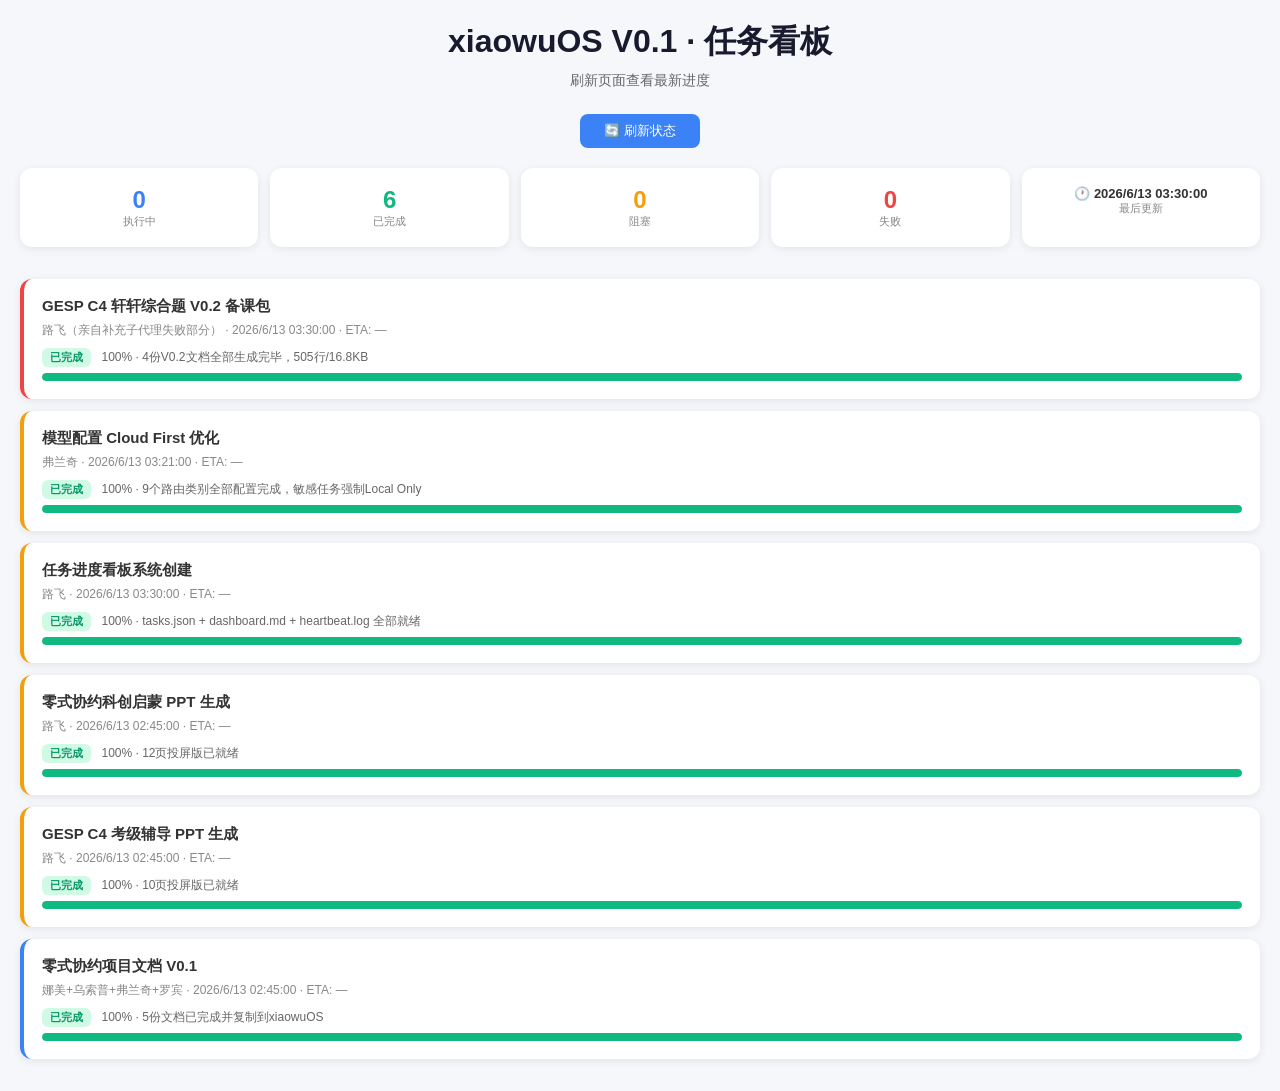
<file: status/index.html>
<!DOCTYPE html>
<html lang="zh-CN">
<head>
<meta charset="UTF-8">
<title>xiaowuOS V0.1 — 任务看板</title>
<style>
*{box-sizing:border-box;margin:0;padding:0}
body{font-family:-apple-system,BlinkMacSystemFont,"Segoe UI",Roboto,sans-serif;background:#f5f7fa;color:#333;padding:20px}
h1{text-align:center;margin-bottom:8px;color:#1a1a2e}
.subtitle{text-align:center;color:#666;font-size:14px;margin-bottom:24px}
.card{background:#fff;border-radius:12px;padding:18px;margin-bottom:12px;box-shadow:0 2px 8px rgba(0,0,0,.08)}
.card h3{margin-bottom:6px;font-size:15px}
.meta{font-size:12px;color:#888;margin-bottom:8px}
.progress-bar{height:8px;background:#e8ecf0;border-radius:4px;overflow:hidden;margin-top:6px}
.fill{height:100%;border-radius:4px}
.s-running .fill{background:#3b82f6}.s-done .fill{background:#10b981}.s-blocked .fill{background:#f59e0b}.s-failed .fill{background:#ef4444}
.p0{border-left:4px solid #ef4444}.p1{border-left:4px solid #f59e0b}.p2{border-left:4px solid #3b82f6}
.tag{display:inline-block;padding:2px 8px;border-radius:6px;font-size:11px;margin-right:6px;font-weight:600}
.t-running{background:#dbeafe;color:#2563eb}.t-done{background:#d1fae5;color:#059669}.t-blocked{background:#fef3c7;color:#d97706}.t-failed{background:#fee2e2;color:#dc2626}
.summary{display:flex;gap:12px;margin-bottom:20px;flex-wrap:wrap}
.summary-item{text-align:center;flex:1;min-width:80px}
.summary-num{font-size:24px;font-weight:700}.summary-label{font-size:11px;color:#888}
.refresh-btn{display:block;margin:0 auto 20px;padding:8px 24px;background:#3b82f6;color:#fff;border:none;border-radius:8px;cursor:pointer;font-size:13px}
.refresh-btn:hover{background:#2563eb}
</style>
</head>
<body>
<h1>xiaowuOS V0.1 · 任务看板</h1>
<p class="subtitle">刷新页面查看最新进度</p>
<button class="refresh-btn" onclick="loadTasks()">🔄 刷新状态</button>
<div id="summary" class="summary"></div>
<div id="tasks"></div>
<script>
const statusNames={running:'执行中',done:'已完成',blocked:'阻塞',failed:'失败',queued:'排队',paused:'暂停'};
function loadTasks(){fetch('tasks.json').then(r=>r.json()).then(render).catch(e=>{document.getElementById('tasks').innerHTML='<p style="color:red;text-align:center">加载失败: '+e+'</p>'});}
function render(data){
const c={running:0,done:0,blocked:0,failed:0,queued:0,paused:0};
data.tasks.forEach(t=>{if(c[t.status]!==undefined)c[t.status]++;t.updated_at=new Date(t.updated_at).toLocaleString('zh-CN',{timeZone:'Asia/Shanghai'})});
let s='';['running','done','blocked','failed'].forEach(k=>{s+=`<div class="summary-item card"><div class="summary-num" style="color:${k==='done'?'#10b981':k==='running'?'#3b82f6':k==='blocked'?'#f59e0b':'#ef4444'}">${c[k]}</div><div class="summary-label">${statusNames[k]}</div></div>`});
s+=`<div class="summary-item card"><div class="summary-num" style="font-size:13px">🕐 ${data.tasks.reduce((a,t)=>new Date(t.updated_at)>new Date(a.updated_at)?t:a).updated_at}</div><div class="summary-label">最后更新</div></div>`;
document.getElementById('summary').innerHTML=s;
let h='';
const sorted=[...data.tasks].sort((a,b)=>{const o={running:0,queued:1,paused:2,blocked:3,failed:4,done:5};return(o[a.status]??9)-(o[b.status]??9)});
sorted.forEach(t=>{
const pct=Math.min(100,Math.max(0,t.progress));
h+=`<div class="card s-${t.status} p${['P0','P1','P2'].indexOf((t.priority||'').substring(0,2))>=0?['P0','P1','P2'].indexOf((t.priority||'').substring(0,2)):2+1}">
<h3>${t.title}</h3>
<div class="meta">${t.owner||''} · ${t.updated_at} · ETA: ${t.eta?new Date(t.eta).toLocaleString('zh-CN',{timeZone:'Asia/Shanghai'}):'—'}</div>
<span class="tag t-${t.status}">${statusNames[t.status]||t.status}</span>
<span style="font-size:12px;color:#666">${pct}% · ${t.current_action||''}</span>
<div class="progress-bar"><div class="fill" style="width:${pct}%"></div></div>
</div>`;
});
document.getElementById('tasks').innerHTML=h;
}
loadTasks();setInterval(loadTasks,30000);
</script>
</body>
</html>
</file>
